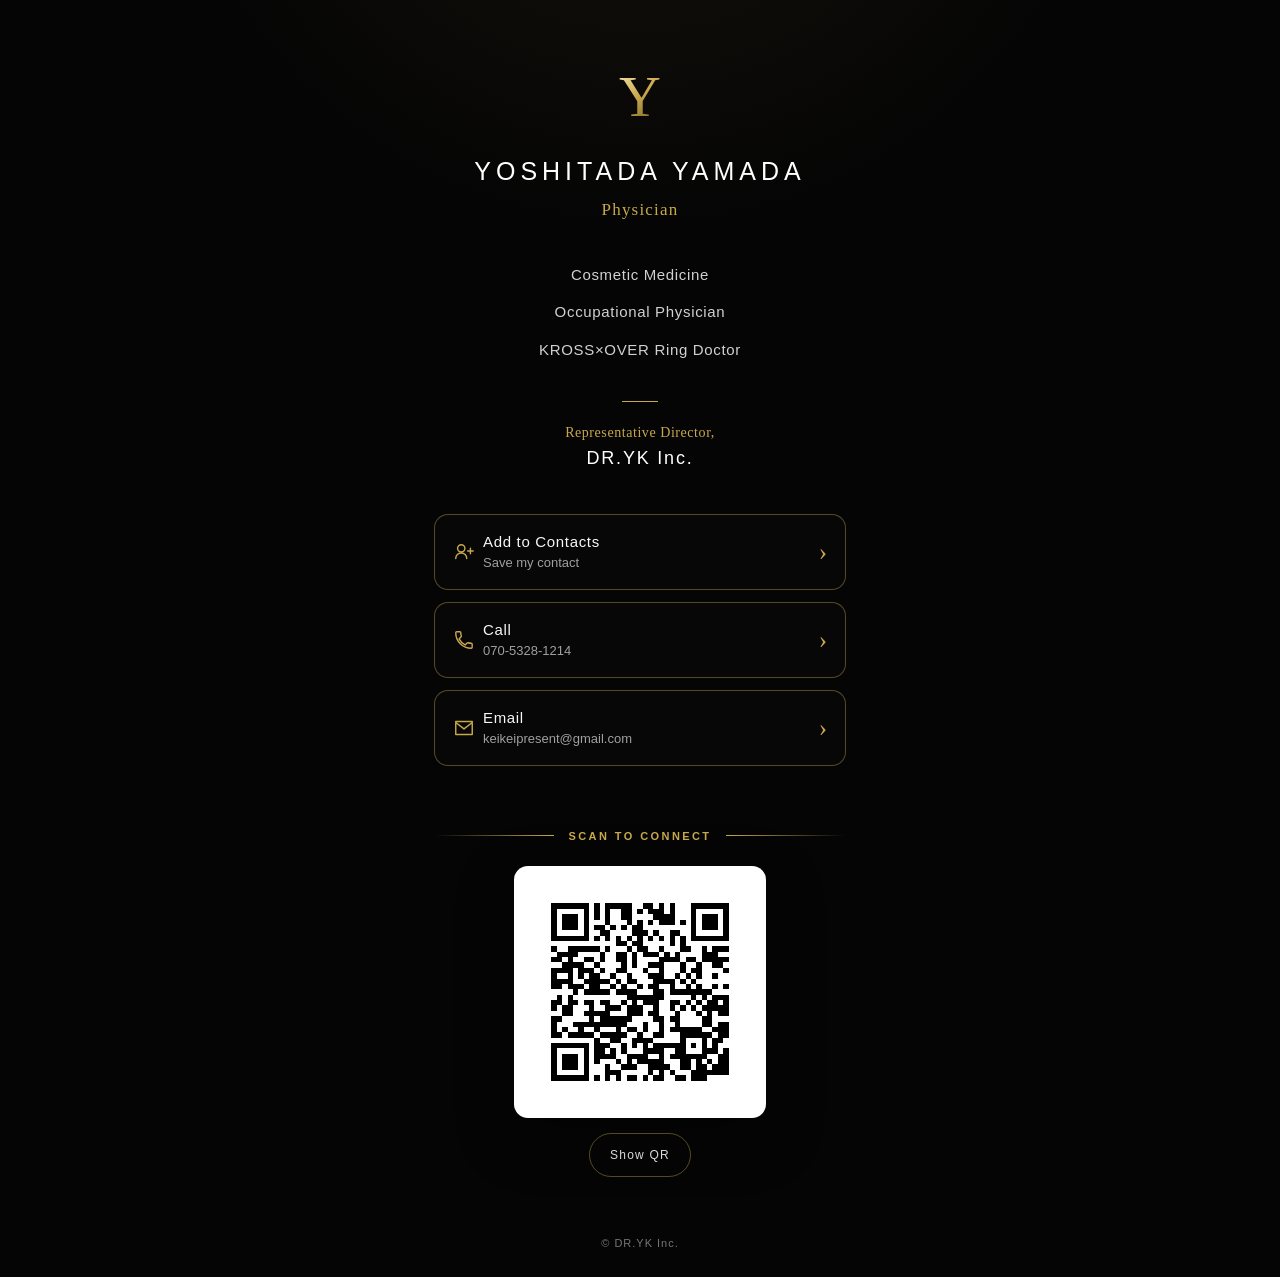
<file: index.html>
<!doctype html>
<html lang="en">
<head>
  <meta charset="utf-8">
  <meta name="viewport" content="width=device-width, initial-scale=1, viewport-fit=cover">
  <title>YOSHITADA YAMADA | Physician</title>
  <meta name="description" content="Digital Business Card — YOSHITADA YAMADA, Physician, Cosmetic Medicine, Occupational Physician, KROSS×OVER Ring Doctor, Representative Director, DR.YK Inc.">
  <meta name="theme-color" content="#050505">
  <meta property="og:type" content="website">
  <meta property="og:title" content="YOSHITADA YAMADA | Physician">
  <meta property="og:description" content="Digital Business Card — YOSHITADA YAMADA, Physician, DR.YK Inc.">
  <link rel="icon" href="assets/favicon.svg" type="image/svg+xml">
  <link rel="stylesheet" href="style.css">
  <script src="config.js?v=20260808" defer></script>
  <script src="assets/qrcode.js" defer></script>
  <script src="script.js" defer></script>
</head>
<body>
  <main class="card-shell" data-page="card">
    <header class="identity reveal">
      <div class="monogram" aria-label="Y monogram">Y</div>
      <h1 data-config="name">YOSHITADA YAMADA</h1>
      <p class="title" data-config="title">Physician</p>
    </header>
    <section class="fields reveal" data-fields aria-label="Professional fields">
      <p>Cosmetic Medicine</p><p>Occupational Physician</p><p>KROSS×OVER Ring Doctor</p>
    </section>
    <section class="company reveal" aria-label="Company">
      <span class="gold-rule" aria-hidden="true"></span>
      <p class="company-role" data-config="companyRole">Representative Director,</p>
      <p class="company-name" data-config="company">DR.YK Inc.</p>
    </section>
    <nav class="actions reveal" aria-label="Contact actions">
      <a class="action" data-vcard href="contact.vcf" aria-label="Add YOSHITADA YAMADA to contacts">
        <svg viewBox="0 0 24 24" aria-hidden="true"><path d="M15 19a6 6 0 0 0-12 0M9 12a4 4 0 1 0 0-8 4 4 0 0 0 0 8M19 8v6M16 11h6"/></svg>
        <span><strong>Add to Contacts</strong><small>Save my contact</small></span><span class="arrow" aria-hidden="true">›</span>
      </a>
      <a class="action" data-link="phone" href="tel:07053281214" aria-label="Call 070-5328-1214">
        <svg viewBox="0 0 24 24" aria-hidden="true"><path d="M6.6 10.8a15.5 15.5 0 0 0 6.6 6.6l2.2-2.2a1 1 0 0 1 1-.24c1.1.36 2.28.54 3.5.54a1 1 0 0 1 1 1V20a1 1 0 0 1-1 1C10.57 21 3 13.43 3 4a1 1 0 0 1 1-1h3.5a1 1 0 0 1 1 1c0 1.23.18 2.4.54 3.5a1 1 0 0 1-.25 1.02L6.6 10.8Z"/></svg>
        <span><strong>Call</strong><small data-config="phone">070-5328-1214</small></span><span class="arrow" aria-hidden="true">›</span>
      </a>
      <a class="action" data-link="email" href="mailto:keikeipresent@gmail.com" aria-label="Email keikeipresent@gmail.com">
        <svg viewBox="0 0 24 24" aria-hidden="true"><path d="M3 5h18v14H3zM3 6l9 7 9-7"/></svg>
        <span><strong>Email</strong><small data-config="email">keikeipresent@gmail.com</small></span><span class="arrow" aria-hidden="true">›</span>
      </a>
    </nav>
    <section class="qr-section reveal" aria-labelledby="scan-heading">
      <div class="section-label"><span></span><h2 id="scan-heading">SCAN TO CONNECT</h2><span></span></div>
      <div class="qr-card"><div class="qr-code" data-qr></div></div>
      <a class="show-qr" href="qr.html" aria-label="Show QR code full screen">Show QR</a>
    </section>
    <footer>© <span data-config="company">DR.YK Inc.</span></footer>
  </main>
  <noscript><p class="noscript">JavaScript is required to display the QR code.</p></noscript>
</body>
</html>
</file>
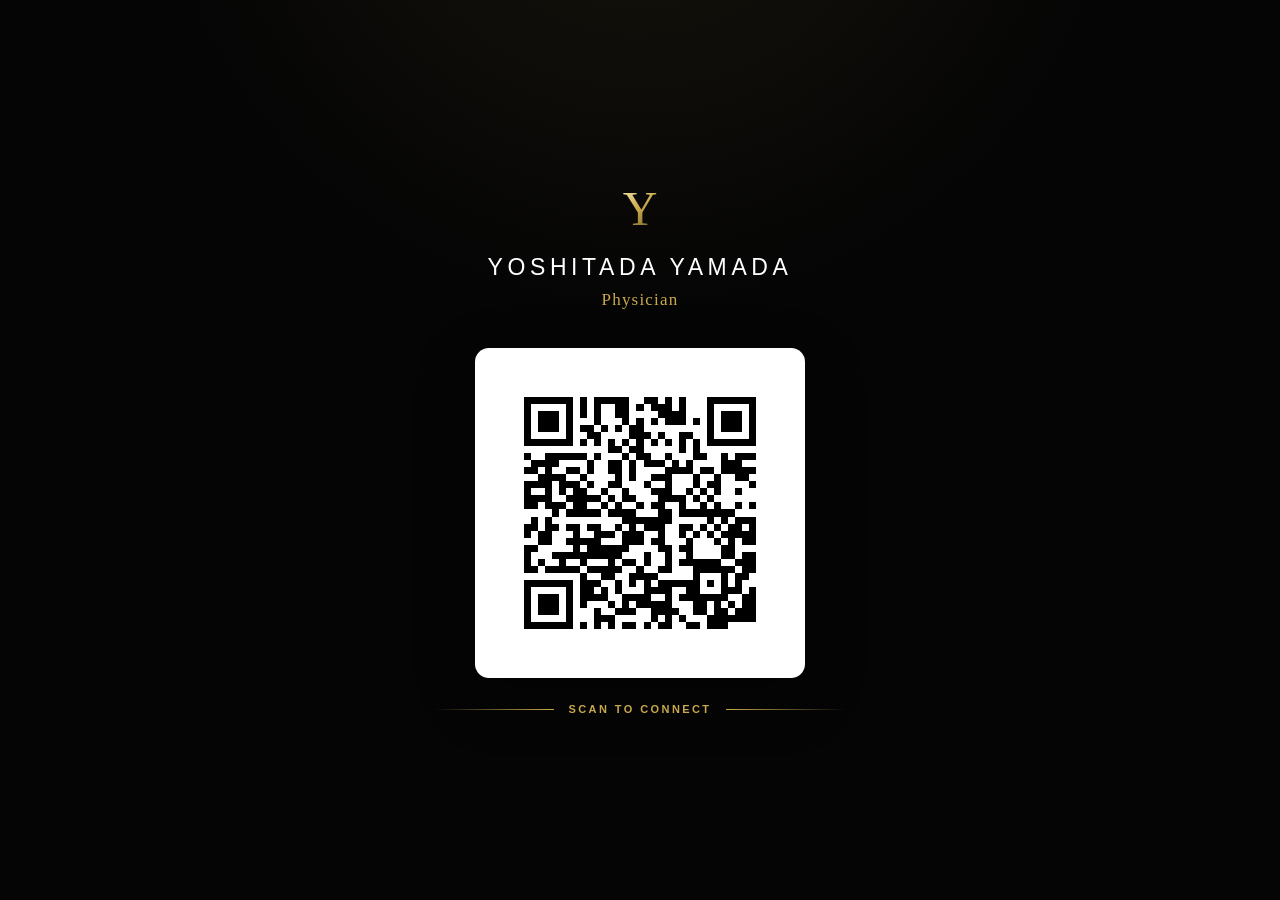
<file: qr.html>
<!doctype html>
<html lang="en">
<head>
  <meta charset="utf-8">
  <meta name="viewport" content="width=device-width, initial-scale=1, viewport-fit=cover">
  <title>QR Code | YOSHITADA YAMADA</title>
  <meta name="description" content="Scan to open the digital business card of YOSHITADA YAMADA, Physician.">
  <meta name="theme-color" content="#050505">
  <meta property="og:type" content="website"><meta property="og:title" content="YOSHITADA YAMADA | Physician"><meta property="og:description" content="Digital Business Card — scan to connect.">
  <link rel="icon" href="assets/favicon.svg" type="image/svg+xml"><link rel="stylesheet" href="style.css">
  <script src="config.js?v=20260808" defer></script><script src="assets/qrcode.js" defer></script><script src="script.js" defer></script>
</head>
<body class="qr-page">
  <main class="qr-shell" data-page="qr">
    <header class="identity reveal"><div class="monogram" aria-label="Y monogram">Y</div><h1 data-config="name">YOSHITADA YAMADA</h1><p class="title" data-config="title">Physician</p></header>
    <section class="qr-hero reveal" aria-labelledby="qr-scan-heading">
      <div class="qr-card qr-card-large"><div class="qr-code" data-qr></div></div>
      <div class="section-label"><span></span><h2 id="qr-scan-heading">SCAN TO CONNECT</h2><span></span></div>
    </section>
  </main>
  <noscript><p class="noscript">JavaScript is required to display the QR code.</p></noscript>
</body>
</html>
</file>
<file: style.css>
:root{color-scheme:dark;--black:#050505;--white:#f5f5f5;--muted:#a0a0a0;--gold:#c9a84c;--line:rgba(201,168,76,.42)}
*{box-sizing:border-box}html{background:var(--black)}body{margin:0;min-width:320px;min-height:100vh;background:radial-gradient(circle at 50% -20%,#18150d 0,var(--black) 30rem);color:var(--white);font-family:-apple-system,BlinkMacSystemFont,"Segoe UI","Helvetica Neue",Arial,sans-serif;-webkit-font-smoothing:antialiased}a{color:inherit}
.card-shell,.qr-shell{width:min(100%,460px);min-height:100vh;margin:0 auto;padding:max(48px,env(safe-area-inset-top)) 24px max(28px,env(safe-area-inset-bottom))}.identity{text-align:center}.monogram{display:inline-block;margin-bottom:28px;background:linear-gradient(145deg,#f0dc9e 10%,var(--gold) 48%,#7e6628 88%);background-clip:text;color:transparent;font-family:Georgia,"Times New Roman",serif;font-size:58px;font-weight:400;line-height:1}
h1{margin:0;color:#fff;font-size:clamp(20px,5.6vw,25px);font-weight:500;letter-spacing:.2em;line-height:1.4}.title{margin:11px 0 0;color:var(--gold);font-family:Georgia,"Times New Roman",serif;font-size:17px;letter-spacing:.07em}
.fields{margin-top:43px;text-align:center}.fields p{margin:0 0 14px;color:#d1d1d1;font-size:15px;letter-spacing:.045em;line-height:1.55}.fields p:last-child{margin-bottom:0}.company{margin-top:40px;text-align:center}.gold-rule{display:block;width:36px;height:1px;margin:0 auto 23px;background:var(--gold)}.company-role{margin:0;color:var(--gold);font-family:Georgia,"Times New Roman",serif;font-size:14px;letter-spacing:.04em}.company-name{margin:7px 0 0;color:#fff;font-size:18px;font-weight:500;letter-spacing:.1em}
.actions{display:grid;gap:12px;margin-top:45px}.action{display:grid;grid-template-columns:30px 1fr auto;align-items:center;min-height:76px;padding:13px 18px;border:1px solid var(--line);border-radius:14px;background:rgba(8,8,8,.78);text-decoration:none;transition:background-color .18s ease,border-color .18s ease,transform .18s ease}.action:hover,.action:focus-visible{border-color:var(--gold);background:#11100d}.action:active{transform:translateY(1px);background:#17140d}.action:focus-visible,.show-qr:focus-visible{outline:2px solid #e4c86f;outline-offset:3px}.action svg{width:22px;height:22px;fill:none;stroke:var(--gold);stroke-width:1.55;stroke-linecap:round;stroke-linejoin:round}.action strong,.action small{display:block}.action strong{color:#f7f7f7;font-size:15px;font-weight:500;letter-spacing:.045em}.action small{overflow-wrap:anywhere;margin-top:5px;color:var(--muted);font-size:13px;line-height:1.25}.arrow{color:var(--gold);font-family:Georgia,serif;font-size:25px;font-weight:300}
.qr-section{margin-top:64px;text-align:center}.section-label{display:grid;grid-template-columns:1fr auto 1fr;align-items:center;gap:14px;margin-bottom:24px}.section-label span{height:1px;background:linear-gradient(90deg,transparent,var(--gold))}.section-label span:last-child{background:linear-gradient(90deg,var(--gold),transparent)}.section-label h2{margin:0;color:var(--gold);font-size:11px;font-weight:600;letter-spacing:.22em;white-space:nowrap}.qr-card{width:min(66vw,252px);margin:0 auto;padding:16px;border-radius:14px;background:#fff;box-shadow:0 18px 55px rgba(0,0,0,.34)}.qr-code{width:100%;aspect-ratio:1;background:#fff}.qr-code canvas{display:block;width:100%;height:100%;image-rendering:pixelated}.show-qr{display:inline-flex;align-items:center;justify-content:center;min-height:44px;margin-top:15px;padding:0 20px;border:1px solid var(--line);border-radius:999px;color:#d9d9d9;font-size:12px;letter-spacing:.1em;text-decoration:none}footer{margin-top:60px;color:#777;font-size:11px;letter-spacing:.09em;text-align:center}.noscript{padding:16px;color:#fff;text-align:center}
.qr-page{overflow:auto}.qr-shell{display:flex;flex-direction:column;justify-content:center;padding-top:max(30px,env(safe-area-inset-top));padding-bottom:max(30px,env(safe-area-inset-bottom))}.qr-shell .monogram{margin-bottom:18px;font-size:48px}.qr-shell h1{font-size:clamp(18px,5vw,23px)}.qr-shell .title{margin-top:7px}.qr-hero{margin-top:38px;text-align:center}.qr-card-large{width:min(72vw,330px);padding:clamp(15px,4vw,21px)}.qr-hero .section-label{margin:25px 0 0}
.reveal{animation:reveal .65s cubic-bezier(.22,.7,.35,1) both}.fields.reveal{animation-delay:.08s}.company.reveal{animation-delay:.14s}.actions.reveal,.qr-hero.reveal{animation-delay:.2s}.qr-section.reveal{animation-delay:.26s}@keyframes reveal{from{opacity:0;transform:translateY(8px)}to{opacity:1;transform:translateY(0)}}
@media(prefers-reduced-motion:reduce){*,*::before,*::after{scroll-behavior:auto!important;animation-duration:.01ms!important;animation-iteration-count:1!important;transition-duration:.01ms!important}}@media(max-width:360px){.card-shell{padding-inline:18px}h1{letter-spacing:.14em}.action{padding-inline:15px}}@media(min-width:700px){.card-shell{padding-top:68px}}
</file>
